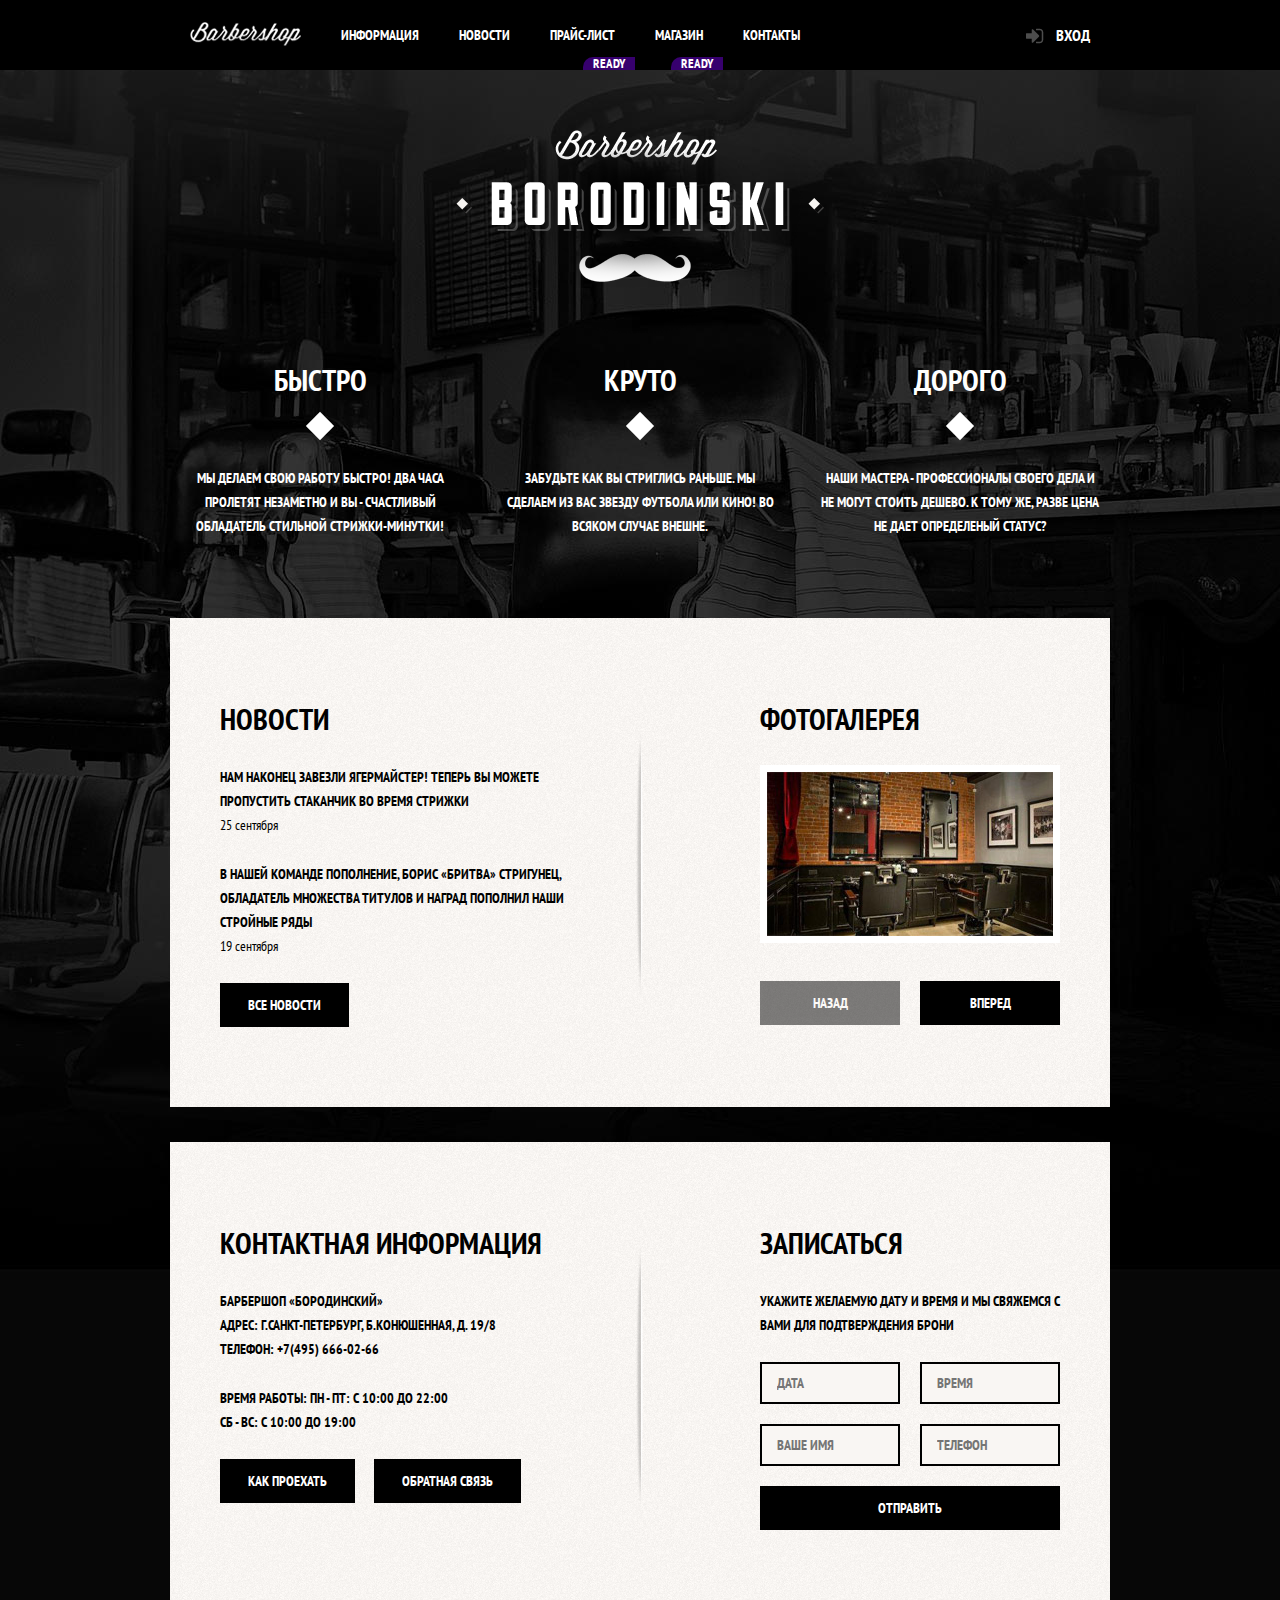
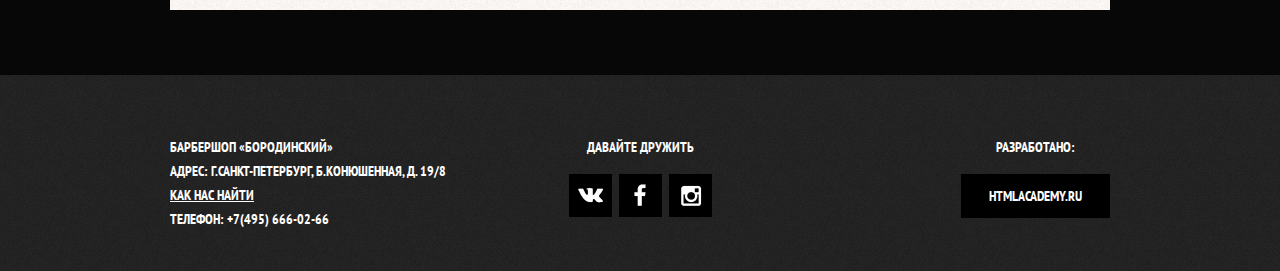
<file: index.html>
<!DOCTYPE html>
<html lang="ru">

<head>
  <meta charset="utf-8">
  <title>Barbershop</title>
  <link href="https://fonts.googleapis.com/css?family=PT+Sans+Narrow:400,700&amp;subset=cyrillic" rel="stylesheet">
  <link rel="stylesheet" href="css/normalize.css">
  <link rel="stylesheet" href="css/style.css">
  <link rel="javascript" type="text/javascript" href="js/javascript.js"> </head>

<body class="index">
  <header class="main-header">
    <div class=" container clearfix">
      <nav class="main-navigation">
        <ul>
          <li>
            <a class="inner-logo" href="index.html"><img src="img/inner-logo.png" alt="Барбершоп &laquo;Бородинский&raquo;" width="111" height="24"></a>
          </li>
          <li> <a href="#">Информация</a> </li>
          <li> <a href="#">Новости</a> </li>
          <li> <a class="nav-ready" href="barbershop-price.html">Прайс-лист</a> </li>
          <li> <a class="nav-ready" href="barbershop-shop.html">Магазин</a> </li>
          <li> <a href="#">Контакты</a> </li>
        </ul>
      </nav>
      <div class="user-block"> <a class="login" href="inner-login.html">Вход</a> </div>
    </div>
  </header>
  <main class="container">
    <div class="index-logo"> <img src="img/index-logo.png" width="368" height="204" alt="барбершоп &laquo;Бородинский&raquo;"> </div>
    <section class="features clearfix">
      <div class="features-item"> <b class="features-name">Быстро</b>
        <p>Мы делаем свою работу быстро! Два часа пролетят незаметно и вы - счастливый обладатель стильной стрижки-минутки!</p>
      </div>
      <div class="features-item"> <b class="features-name">Круто</b>
        <p>Забудьте как вы стриглись раньше. Мы сделаем из вас звезду футбола или кино! Во всяком случае внешне.</p>
      </div>
      <div class="features-item"> <b class="features-name">Дорого</b>
        <p>Наши мастера - профессионалы своего дела и не могут стоить дешево. К тому же, разве цена не дает определеный статус?</p>
      </div>
    </section>
    <div class="index-content clearfix">
      <div class="index-content-left">
        <h2 class="index-content-title">Новости</h2>
        <ul class="news-preview">
          <li>
            <p> Нам наконец завезли ягермайстер! Теперь Вы можете пропустить стаканчик во время стрижки </p>
            <time datetime="25-10-2017">25 сентября</time>
          </li>
          <li>
            <p> В нашей команде пополнение, Борис &laquo;Бритва&raquo; Стригунец, обладатель множества титулов и наград пополнил наши стройные ряды </p>
            <time datetime="19-10-2017">19 сентября</time>
          </li>
        </ul>
        <div> <a class="btn" href="#">Все новости</a> </div>
      </div>
      <div class="index-content-right">
        <h2 class="index-content-title">ФОТОГАЛЕРЕЯ</h2>
        <div class="gallery">
          <figure class="gallery-content">
            <a href="img/photo-1.jpg"><img src="img/photo-1.jpg" width="286" height="164" alt=""></a>
            <a href="img/photo-1.jpg"><img src="img/photo-1.jpg" width="286" height="164" alt=""></a>
            <a href="img/photo-1.jpg"><img src="img/photo-1.jpg" width="286" height="164" alt=""></a>
            <a href="img/photo-1.jpg"><img src="img/photo-1.jpg" width="286" height="164" alt=""></a>
            <a href="img/photo-1.jpg"><img src="img/photo-1.jpg" width="286" height="164" alt=""></a>
            <a href="img/photo-1.jpg"><img src="img/photo-1.jpg" width="286" height="164" alt=""></a>
            <a href="img/photo-1.jpg"><img src="img/photo-1.jpg" width="286" height="164" alt=""></a>
            <a href="img/photo-1.jpg"><img src="img/photo-1.jpg" width="286" height="164" alt=""></a>
            <a href="img/photo-1.jpg"><img src="img/photo-1.jpg" width="286" height="164" alt=""></a>
          </figure>
        </div>
      </div>
    </div>
    <div class="index-content clearfix">
      <div class="index-content-left">
        <h2 class="index-content-title">Контактная информация</h2>
        <p> Барбершоп &laquo;Бородинский&raquo;
          <br> Адрес: г.Санкт-Петербург, б.Конюшенная, д. 19/8
          <br> Телефон: +7(495) 666-02-66 </p>
        <p> Время работы: Пн - Пт: с 10:00 до 22:00
          <br> Сб - Вс: с 10:00 до 19:00 </p> <a class="btn show-map" href="inner-map.html">Как проехать</a> <a class="btn" href="#">Обратная связь</a> </div>
      <div class="index-content-right">
        <h2 class="index-content-title">Записаться</h2>
        <p> Укажите желаемую дату и время и мы свяжемся с вами для подтверждения брони </p>
        <form class="appointment-form" action="#" method="post">
          <input type="text" name="data" value="" placeholder="Дата">
          <input type="text" name="time" value="" placeholder="Время">
          <input type="text" name="name" value="" placeholder="Ваше имя">
          <input type="text" name="phone" value="" placeholder="Телефон">
          <button class="btn" type="submit">Отправить</button>
        </form>
      </div>
    </div>
  </main>
  <footer class="main-footer">
    <div class="container clearfix">
      <section class="footer-contacts"> Барбершоп &laquo;Бородинский&raquo;
        <br> Адрес: г.Санкт-Петербург, б.Конюшенная, д. 19/8
        <br> <a class="show-map" href="#">Как нас найти</a>
        <br> Телефон: +7(495) 666-02-66 </section>
      <section class="footer-social">
        <p>Давайте дружить</p> <a class="social-btn social-btn-vk" href="#">Вконтакте</a> <a class="social-btn social-btn-fb" href="#">Фейсбук</a> <a class="social-btn social-btn-inst" href="#">Инстаграм</a> </section>
      <section class="footer-copyright">
        <p>Разработано:</p> <a class="btn" href="#">htmlacademy.ru</a> </section>
    </div>
  </footer>
  <div class="modal-content">
    <button class="modal-content-close" type="button" title="Закрыть"></button>
    <h2 class="modal-content-title">Личный кабинет</h2>
    <p>Введите свой логин и пароль</p>
    <form class="login-form" action="#" method="post">
      <input class="icon-user" type="text" name="login" placeholder="Логин">
      <input class="icon-password" type="password" name="password" placeholder="пароль">
      <label class="login-checkbox">
        <input type="checkbox" name="remember"> <span class="checkbox-indicator"></span> Запомните меня </label> <a class="restore" href="#">Я забыл пароль!</a>
      <button class="btn" type="submit">Войти</button>
    </form>
  </div>
  <div class="modal-content-map">
    <button class="modal-content-close" type="button" title="Закрыть"></button>
    <div id="yandex-map"></div>
  </div>
  <div class="modal-overlay"></div>
  <script src="js/popuplogin.js"></script>
  <script src="js/map.js"></script>
  <script src="js/gallery.js"></script>
  <script type="text/javascript" charset="utf-8" async src="https://api-maps.yandex.ru/services/constructor/1.0/js/?sid=TxVPfBHPwJ90CmdjJANn_J_QlBurZMvR&amp;width=767&amp;height=560&amp;lang=ru_UA&amp;sourceType=constructor&amp;scroll=true&id=yandex-map"></script>
</body>

</html>
</file>
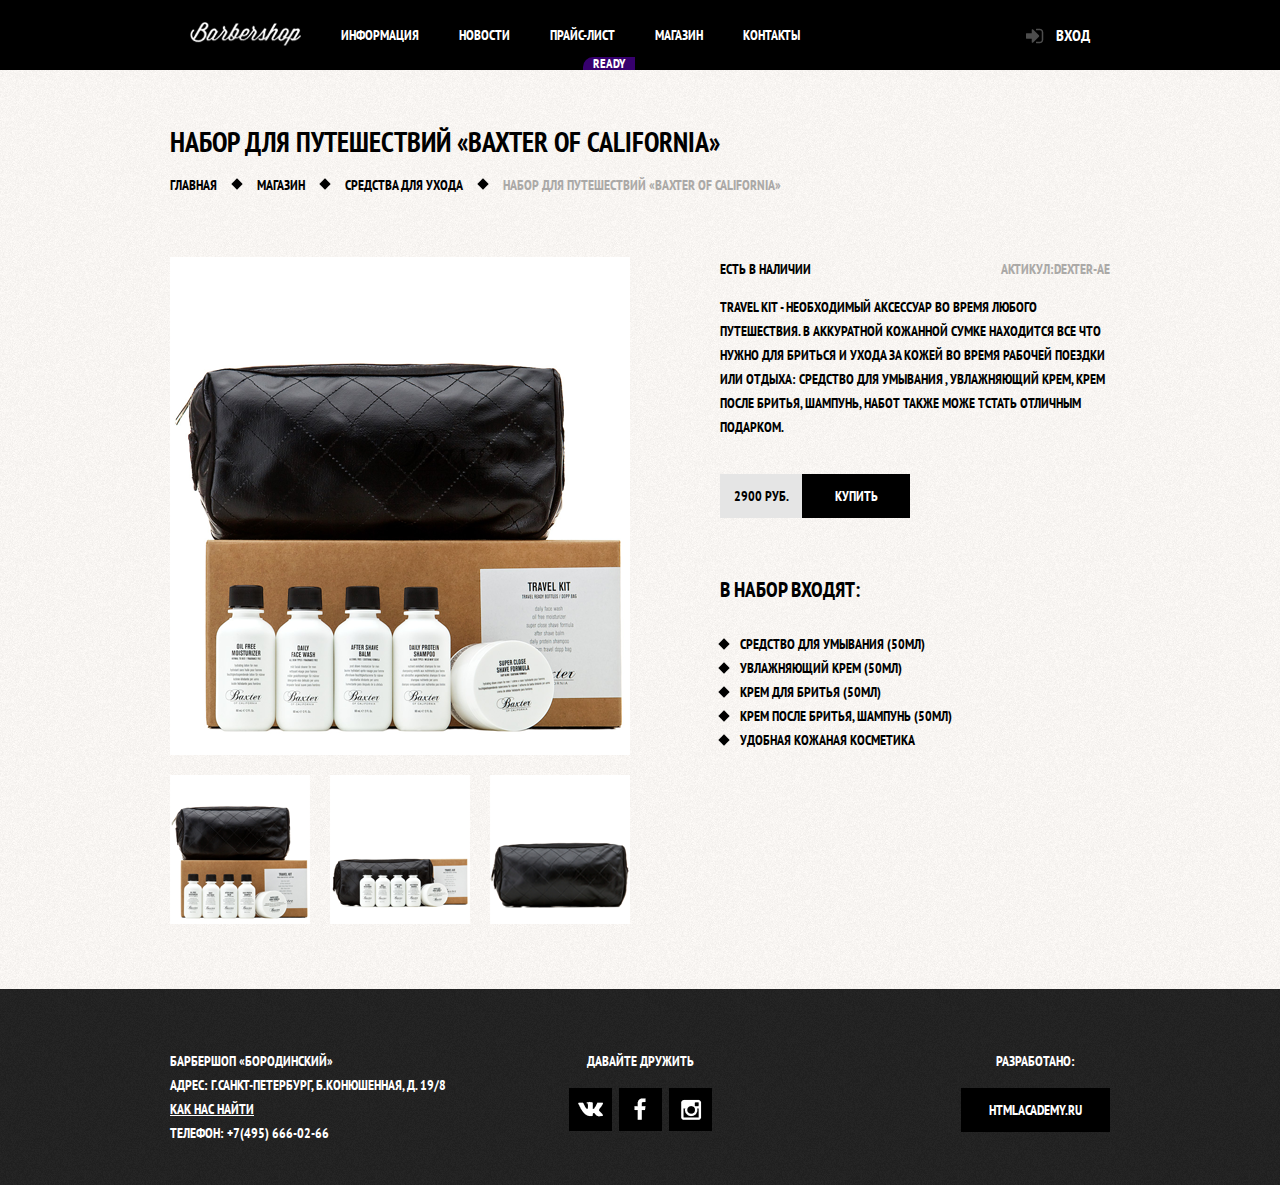
<file: barbershop-item.html>
<!DOCTYPE html>
<html lang="ru">

<head>
  <meta charset="utf-8">
  <title>Barbershop</title>
  <link href="https://fonts.googleapis.com/css?family=PT+Sans+Narrow:400,700&amp;subset=cyrillic" rel="stylesheet">
  <link rel="stylesheet" href="css/normalize.css">
  <link rel="stylesheet" href="css/style.css"> </head>

<body class="item">
  <header class="main-header">
    <div class="container clearfix">
      <nav class="main-navigation">
        <ul>
          <li>
            <a class="inner-logo" href="index.html"><img src="img/inner-logo.png" alt="Барбершоп &laquo;Бородинский&raquo;" width="111" height="24"></a>
          </li>
          <li> <a href="#">Информация</a> </li>
          <li> <a href="#">Новости</a> </li>
          <li> <a class="nav-ready" href="barbershop-price.html">Прайс-лист</a> </li>
          <li> <a href="barbershop-shop.html">Магазин</a> </li>
          <li> <a href="#">Контакты</a> </li>
        </ul>
      </nav>
      <div class="user-block"> <a class="login" href="login.html">Вход</a> </div>
    </div>
  </header>
  <main class="container clearfix">
    <div class="inner-page-title">
      <h1>Набор для путешествий &laquo;Baxter Of California&raquo;</h1>
      <ul class="breadcrumbs">
        <li><a href="index.html">Главная</a></li>
        <li><a href="barbershop-shop.html">Магазин</a></li>
        <li><a href="barbershop-shop.html">Средства для ухода</a></li>
        <li class="current">Набор для путешествий &laquo;Baxter Of California&raquo;</li>
      </ul>
    </div>
    <section class="gallery">
      <div class="bigger-img"><a href="#"><img src="img/item/big-item.png" width="460" height="498" alt="Набор для путешествий «Baxter Of California»"></a></div>
      <div class="list-img">
        <div class="smaller-img"><a href="#"><img src="img/item/small-item-1.png" width="140" height="149" alt="Набор для путешествий «Baxter Of California»"></a></div>
        <div class="smaller-img"><a href="#"><img src="img/item/small-item-2.png" width="140" height="149" alt="Набор для путешествий «Baxter Of California»"></a></div>
        <div class="smaller-img"><a href="#"><img src="img/item/small-item-3.png" width="140" height="149" alt="Набор для путешествий «Baxter Of California»"></a></div>
      </div>
    </section>
    <div class="description-custom-list">
      <section class="description"> <b>Есть в наличии</b> <b class="right-description-title">Актикул:Dexter-AE</b>
        <p class="p-description">Travel Kit - необходимый аксессуар во время любого путешествия. В аккуратной кожанной сумке находится все что нужно для бриться и ухода за кожей во время рабочей поездки или отдыха: средство для умывания , увлажняющий крем, крем после бритья, шампунь, набот также може тстать отличным подарком.</p>
        <div class="price-buy"> <span class="price">2900 руб.</span> <a href="#" class="btn buy">Купить</a></div>
      </section>
      <section class="custom-list"> <h2>В набор входят:</h2>
        <ul>
          <li>Средство для умывания (50мл)</li>
          <li>Увлажняющий крем (50мл)</li>
          <li>Крем для бритья (50мл)</li>
          <li>Крем после бритья, шампунь (50мл)</li>
          <li>Удобная кожаная косметика</li>
        </ul>
      </section>
    </div>
  </main>
  <footer class="main-footer clearfix">
    <div class="container">
      <section class="footer-contacts"> Барбершоп &laquo;Бородинский&raquo;
        <br> Адрес: г.Санкт-Петербург, б.Конюшенная, д. 19/8
        <br> <a class="show-map" href="#">Как нас найти</a>
        <br> Телефон: +7(495) 666-02-66 </section>
      <section class="footer-social">
        <p>Давайте дружить</p> <a class="social-btn social-btn-vk" href="#">Вконтакте</a> <a class="social-btn social-btn-fb" href="#">Фейсбук</a> <a class="social-btn social-btn-inst" href="#">Инстаграм</a> </section>
      <section class="footer-copyright">
        <p>Разработано:</p> <a class="btn" href="#">htmlacademy.ru</a> </section>
    </div>
  </footer>
  <div class="modal-content">
    <button class="modal-content-close" type="button" title="Закрыть"></button>
    <h2 class="modal-content-title">Личный кабинет</h2>
    <p>Введите свой логин и пароль</p>
    <form class="login-form" action="#" method="post">
      <input class="icon-user" type="text" name="login" placeholder="Логин">
      <input class="icon-password" type="password" name="password" placeholder="пароль">
      <label class="login-checkbox">
        <input type="checkbox" name="remember"> <span class="checkbox-indicator"></span> Запомните меня </label> <a class="restore" href="#">Я забыл пароль!</a>
      <button class="btn" type="submit">Войти</button>
    </form>
  </div>
  <div class="modal-content-map">
    <button class="modal-content-close" type="button" title="Закрыть">Закрыть</button>
    <div id="yandex-map"></div>
  </div>
  <div class="modal-overlay"></div>
  <script src="js/popuplogin.js"></script>
  <script src="js/map.js"></script>
  <script type="text/javascript" charset="utf-8" async src="https://api-maps.yandex.ru/services/constructor/1.0/js/?sid=TxVPfBHPwJ90CmdjJANn_J_QlBurZMvR&amp;width=767&amp;height=560&amp;lang=ru_UA&amp;sourceType=constructor&amp;scroll=true&id=yandex-map"></script>
</body>

</html>
</file>
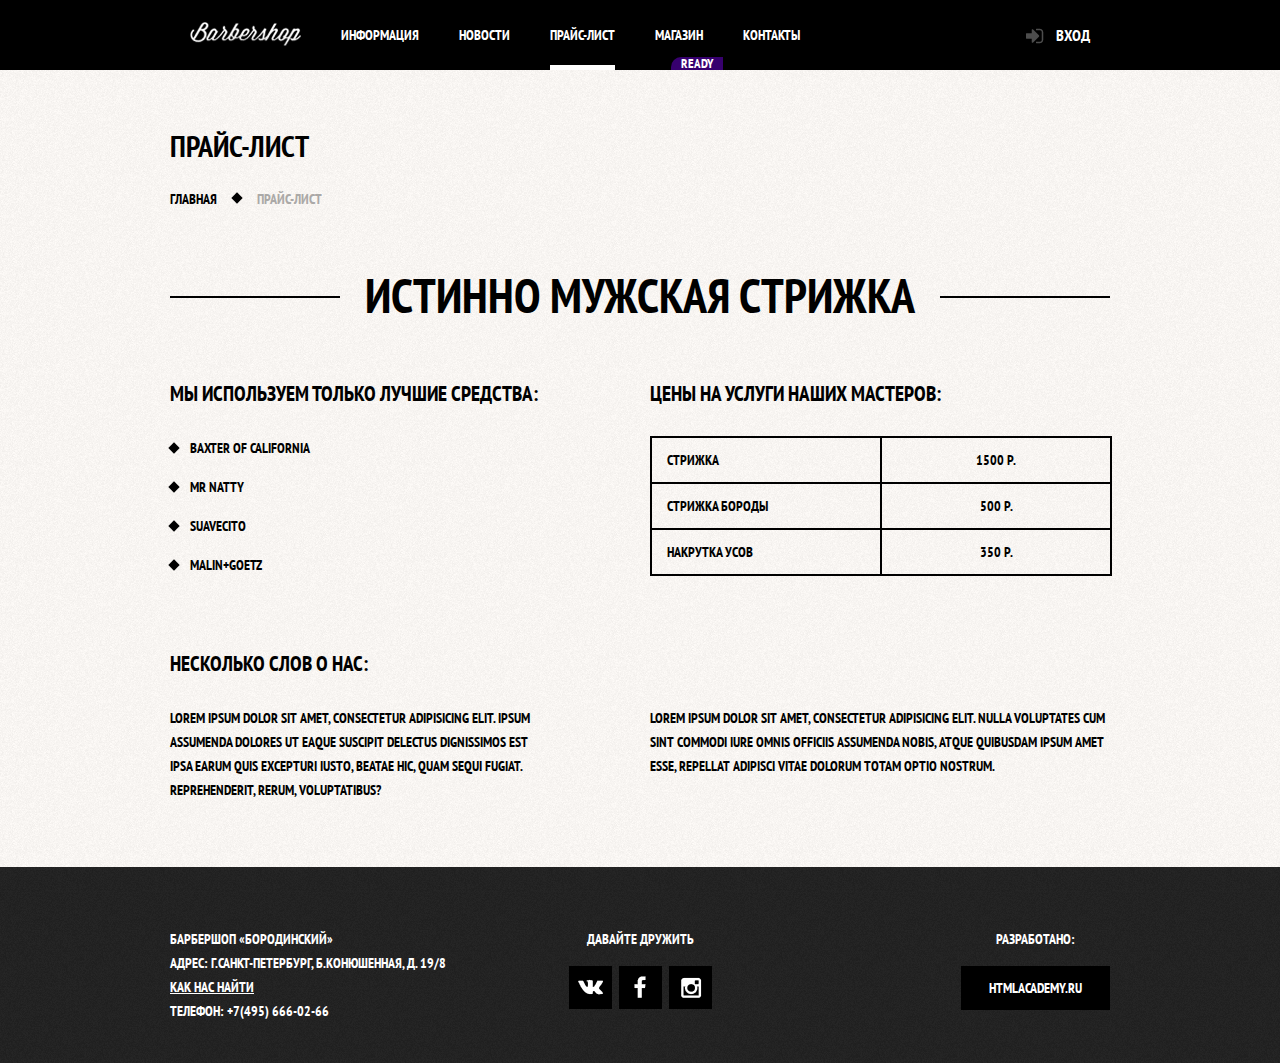
<file: barbershop-price.html>
<!DOCTYPE html>
<html lang="ru">

<head>
  <meta charset="utf-8">
  <title>Barbershop</title>
  <link href="https://fonts.googleapis.com/css?family=PT+Sans+Narrow:400,700&amp;subset=cyrillic" rel="stylesheet">
  <link rel="stylesheet" href="css/normalize.css">
  <link rel="stylesheet" href="css/style.css"> </head>

<body class="price-page">
  <header class="main-header">
    <div class="container clearfix">
      <nav class="main-navigation">
        <a class="inner-logo" href="index.html"><img src="img/inner-logo.png" alt="Барбершоп &laquo;Бородинский&raquo;" width="111" height="24"></a>
        <ul>
          <li> <a href="#">Информация</a> </li>
          <li> <a href="#">Новости</a> </li>
          <li class="active"> <span>Прайс-лист</span> </li>
          <li> <a class="nav-ready" href="barbershop-shop.html">Магазин</a> </li>
          <li> <a href="#">Контакты</a> </li>
        </ul>
      </nav>
      <div class="user-block"> <a class="login" href="login.html">Вход</a> </div>
    </div>
  </header>
  <main class="container">
    <div class="price-content-title">
      <h1>Прайс-лист</h1>
      <ul class="breadcrumbs">
        <li><a href="index.html">Главная</a></li>
        <li class="current">Прайс-лист</li>
      </ul>
    </div>
    <div class="big-header">
      <h2>Истинно мужская стрижка</h2> </div>
    <div class="price-columns clearfix">
      <div class="price-column-left">
        <h2>Мы используем только лучшие средства:</h2>
        <ul class="custom-list">
          <li>Baxter Of California</li>
          <li>Mr Natty</li>
          <li>Suavecito</li>
          <li>Malin+Goetz</li>
        </ul>
      </div>
      <div class="price-column-right">
        <h2>Цены на услуги наших мастеров:</h2>
        <div class="prices-table">
          <ul>
            <li>Стрижка</li>
            <li>1500 р.</li>
          </ul>
          <ul>
            <li>Стрижка бороды</li>
            <li>500 р.</li>
          </ul>
          <ul>
            <li>Накрутка усов</li>
            <li>350 р.</li>
          </ul>
        </div>
      </div>
    </div>
    <div class="price-columns clearfix">
      <h2>Несколько слов о нас:</h2>
      <div class="price-column-left">
        <p class="short-text">Lorem ipsum dolor sit amet, consectetur adipisicing elit. Ipsum assumenda dolores ut eaque suscipit delectus dignissimos est ipsa earum quis excepturi iusto, beatae hic, quam sequi fugiat. Reprehenderit, rerum, voluptatibus?</p>
      </div>
      <div class="price-column-right">
        <p>Lorem ipsum dolor sit amet, consectetur adipisicing elit. Nulla voluptates cum sint commodi iure omnis officiis assumenda nobis, atque quibusdam ipsum amet esse, repellat adipisci vitae dolorum totam optio nostrum.</p>
      </div>
    </div>
  </main>
  <footer class="main-footer clearfix">
    <div class="container">
      <section class="footer-contacts"> Барбершоп &laquo;Бородинский&raquo;
        <br> Адрес: г.Санкт-Петербург, б.Конюшенная, д. 19/8
        <br> <a class="show-map" href="#">Как нас найти</a>
        <br> Телефон: +7(495) 666-02-66 </section>
      <section class="footer-social">
        <p>Давайте дружить</p> <a class="social-btn social-btn-vk" href="#">Вконтакте</a> <a class="social-btn social-btn-fb" href="#">Фейсбук</a> <a class="social-btn social-btn-inst" href="#">Инстаграм</a> </section>
      <section class="footer-copyright">
        <p>Разработано:</p> <a class="btn" href="#">htmlacademy.ru</a> </section>
    </div>
  </footer>
  <div class="modal-content">
    <button class="modal-content-close" type="button" title="Закрыть"></button>
    <h2 class="modal-content-title">Личный кабинет</h2>
    <p>Введите свой логин и пароль</p>
    <form class="login-form" action="#" method="post">
      <input class="icon-user" type="text" name="login" placeholder="Логин">
      <input class="icon-password" type="password" name="password" placeholder="пароль">
      <label class="login-checkbox">
        <input type="checkbox" name="remember"> <span class="checkbox-indicator"></span> Запомните меня </label> <a class="restore" href="#">Я забыл пароль!</a>
      <button class="btn" type="submit">Войти</button>
    </form>
  </div>
  <div class="modal-content-map">
    <button class="modal-content-close" type="button" title="Закрыть">Закрыть</button>
    <div id="yandex-map"></div>
  </div>
  <div class="modal-overlay"></div>
  <script src="js/popuplogin.js"></script>
  <script src="js/map.js"></script>
  <script type="text/javascript" charset="utf-8" async src="https://api-maps.yandex.ru/services/constructor/1.0/js/?sid=TxVPfBHPwJ90CmdjJANn_J_QlBurZMvR&amp;width=767&amp;height=560&amp;lang=ru_UA&amp;sourceType=constructor&amp;scroll=true&id=yandex-map"></script>
</body>

</html>
</file>
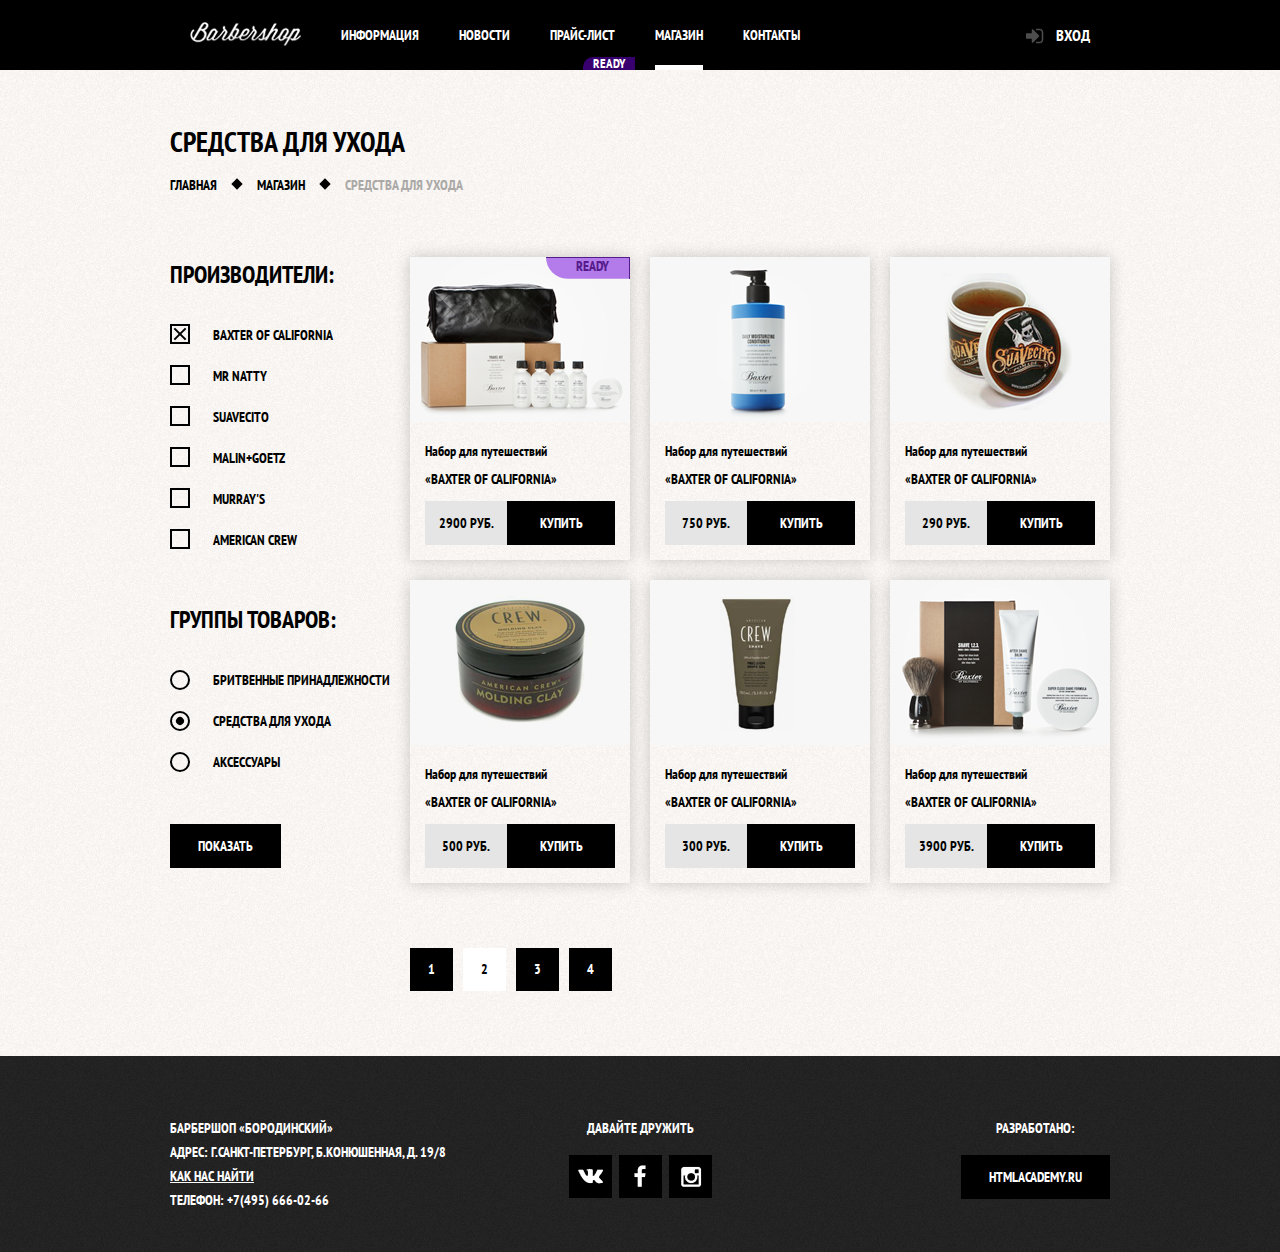
<file: barbershop-shop.html>
<!DOCTYPE html>
<html lang="ru">

<head>
  <meta charset="utf-8">
  <title>Barbershop</title>
  <link href="https://fonts.googleapis.com/css?family=PT+Sans+Narrow:400,700&amp;subset=cyrillic" rel="stylesheet">
  <link rel="stylesheet" href="css/normalize.css">
  <link rel="stylesheet" href="css/style.css"> </head>

<body class="shop-page">
  <header class="main-header">
    <div class="container clearfix">
      <nav class="main-navigation">
        <ul>
          <li>
            <a class="inner-logo" href="index.html"><img src="img/inner-logo.png" alt="Барбершоп &laquo;Бородинский&raquo;" width="111" height="24"></a>
          </li>
          <li> <a href="#">Информация</a> </li>
          <li> <a href="#">Новости</a> </li>
          <li> <a class="nav-ready" href="barbershop-price.html">Прайс-лист</a> </li>
          <li class="active"> <span>Магазин</span> </li>
          <li> <a href="#">Контакты</a> </li>
        </ul>
      </nav>
      <div class="user-block"> <a class="login" href="login.html">Вход</a> </div>
    </div>
  </header>
  <main class="container clearfix">
    <div class="inner-page-title">
      <h1 class="page-title">Средства для ухода</h1>
      <ul class="breadcrumbs">
        <li><a href="index.html">Главная</a></li>
        <li><a href="#">Магазин</a></li>
        <li class="current">Средства для ухода</li>
      </ul>
    </div>
    <div class="shop-content">
      <form class="choise" action="#" method="post">
        <legend>Производители:</legend>
        <ul class="company">
          <li>
            <input id="check1" type="checkbox" name="baxter-of-california" checked>
            <label for="check1"><span class="checkbox-indicator"></span>Baxter Of California</label>
          </li>
          <li>
            <input id="check2" type="checkbox" name="mr-natty">
            <label for="check2"><span class="checkbox-indicator"></span>Mr Natty</label>
          </li>
          <li>
            <input id="check3" type="checkbox" name="suavecito">
            <label for="check3"><span class="checkbox-indicator"></span>Suavecito</label>
          </li>
          <li>
            <input id="check4" type="checkbox" name="malin+goetz">
            <label for="check4"><span class="checkbox-indicator"></span>Malin+Goetz</label>
          </li>
          <li>
            <input id="check5" type="checkbox" name="murrays">
            <label for="check5"><span class="checkbox-indicator"></span>Murray's</label>
          </li>
          <li>
            <input id="check6" type="checkbox" name="american-crew">
            <label for="check6"><span class="checkbox-indicator"></span>American Crew</label>
          </li>
        </ul>
        <legend>Группы товаров:</legend>
        <ul class="group">
          <li>
            <input id="radio1" type="radio" name="product-groups" value="p1">
            <label for="radio1"><span class="radio-indicator"></span>Бритвенные принадлежности</label>
          </li>
          <li>
            <input id="radio2" type="radio" name="product-groups" value="p2" checked>
            <label for="radio2"><span class="radio-indicator"></span>Средства для ухода</label>
          </li>
          <li>
            <input id="radio3" type="radio" name="product-groups" value="p3">
            <label for="radio3"><span class="radio-indicator"></span>Аксессуары</label>
          </li>
        </ul>
        <button class="btn" type="submit">Показать</button>
      </form>
      <div class="catalog">
        <div class="shop-item">
       <a class="read-more" href="barbershop-item.html"></a>
          <div class="shop-img"><img src="img/shop/Layer%2038.png" alt="Baxter Of California" width="220" height="165"></div>
          <div class="categoty-title">
           <a href="barbershop-item.html">
            <p class="category">Набор для путешествий</p>
            <p class="title">&laquo;Baxter Of California&raquo;</p>
           </a>
          </div>
          <div class="price-buy"> <span class="price">2900 руб.</span> <a class="btn buy" href="barbershop-item.html">Купить</a> </div>
        </div>
        <div class="shop-item">
          <div class="shop-img"><img src="img/shop/Layer%2030.png" alt="Mr Natty" width="220" height="165"></div>
          <div class="categoty-title">
           <a href="#">
            <p class="category">Набор для путешествий</p>
            <p class="title">&laquo;Baxter Of California&raquo;</p>
           </a>
          </div>
          <div class="price-buy"> <span class="price">750 руб.</span> <a href="#" class="btn buy">Купить</a> </div>
        </div>
        <div class="shop-item">
          <div class="shop-img"><img src="img/shop/Layer%2039.png" alt="Suavecito" width="220" height="165"></div>
          <div class="categoty-title">
           <a href="#">
            <p class="category">Набор для путешествий</p>
            <p class="title">&laquo;Baxter Of California&raquo;</p>
           </a>
          </div>
          <div  class="price-buy"> <span class="price">290 руб.</span> <a href="#" class="btn buy">Купить</a> </div>
        </div>
        <div class="shop-item">
          <div class="shop-img"><img src="img/shop/Layer%2032.png" alt="Malin+Goetz" width="220" height="165"></div>
          <div class="categoty-title">
           <a href="#">
            <p class="category">Набор для путешествий</p>
            <p class="title">&laquo;Baxter Of California&raquo;</p>
           </a>
          </div>
          <div class="price-buy"> <span class="price">500 руб.</span> <a href="#" class="btn buy">Купить</a> </div>
        </div>
        <div class="shop-item">
          <div class="shop-img"><img src="img/shop/Layer%2033.png" alt="Murray's" width="220" height="165"></div>
          <div class="categoty-title">
           <a href="#">
            <p class="category">Набор для путешествий</p>
            <p class="title">&laquo;Baxter Of California&raquo;</p>
           </a>
          </div>
          <div class="price-buy"> <span class="price">300 руб.</span> <a href="#" class="btn buy">Купить</a> </div>
        </div>
        <div class="shop-item">
          <div class="shop-img"><img src="img/shop/Layer%2042.png" alt="American Crew" width="220" height="165"></div>
          <div class="categoty-title">
           <a href="#">
            <p class="category">Набор для путешествий</p>
            <p class="title">&laquo;Baxter Of California&raquo;</p>
           </a>
          </div>
          <div class="price-buy"> <span class="price">3900 руб.</span> <a href="#" class="btn buy">Купить</a> </div>
        </div>
        <div class="pagination">
          <ul>
            <li><a class="btn" href="#">1</a></li>
            <li class="btn active">2</li>
            <li><a class="btn" href="#">3</a></li>
            <li><a class="btn" href="#">4</a></li>
          </ul>
        </div>
      </div>
    </div>
  </main>
  <footer class="main-footer clearfix">
    <div class="container">
      <section class="footer-contacts"> Барбершоп &laquo;Бородинский&raquo;
        <br> Адрес: г.Санкт-Петербург, б.Конюшенная, д. 19/8
        <br> <a class="show-map" href="#">Как нас найти</a>
        <br> Телефон: +7(495) 666-02-66 </section>
      <section class="footer-social">
        <p>Давайте дружить</p> <a class="social-btn social-btn-vk" href="#">Вконтакте</a> <a class="social-btn social-btn-fb" href="#">Фейсбук</a> <a class="social-btn social-btn-inst" href="#">Инстаграм</a> </section>
      <section class="footer-copyright">
        <p>Разработано:</p> <a class="btn" href="#">htmlacademy.ru</a> </section>
    </div>
  </footer>
  <div class="modal-content">
    <button class="modal-content-close" type="button" title="Закрыть"></button>
    <h2 class="modal-content-title">Личный кабинет</h2>
    <p>Введите свой логин и пароль</p>
    <form class="login-form" action="#" method="post">
      <input class="icon-user" type="text" name="login" placeholder="Логин">
      <input class="icon-password" type="password" name="password" placeholder="пароль">
      <label class="login-checkbox">
        <input type="checkbox" name="remember"> <span class="checkbox-indicator"></span> Запомните меня </label> <a class="restore" href="#">Я забыл пароль!</a>
      <button class="btn" type="submit">Войти</button>
    </form>
  </div>
  <div class="modal-content-map">
    <button class="modal-content-close" type="button" title="Закрыть">Закрыть</button>
    <div id="yandex-map"></div>
  </div>
  <div class="modal-overlay"></div>
  <script src="js/popuplogin.js"></script>
  <script src="js/map.js"></script>
  <script type="text/javascript" charset="utf-8" async src="https://api-maps.yandex.ru/services/constructor/1.0/js/?sid=TxVPfBHPwJ90CmdjJANn_J_QlBurZMvR&amp;width=767&amp;height=560&amp;lang=ru_UA&amp;sourceType=constructor&amp;scroll=true&id=yandex-map"></script>
</body>

</html>
</file>
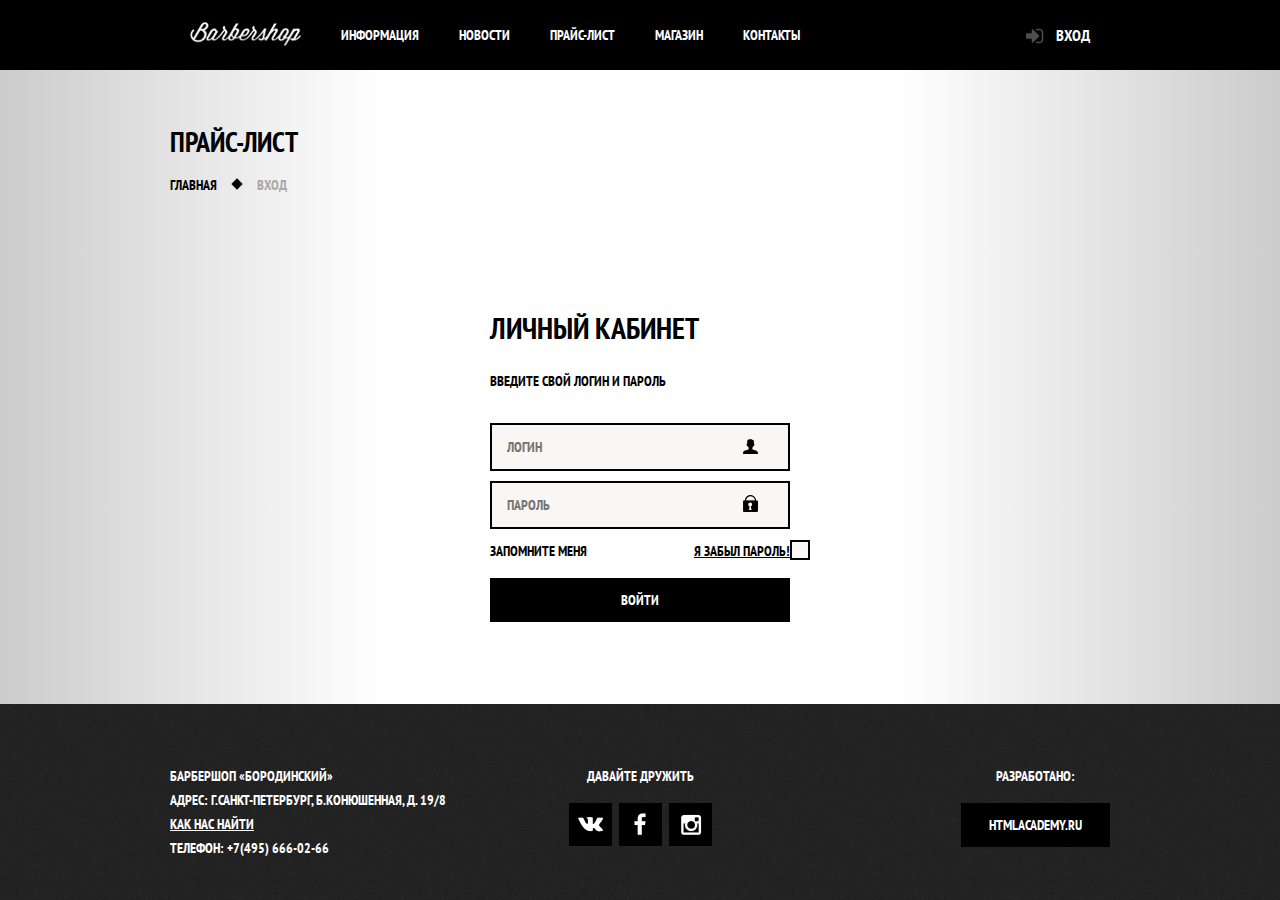
<file: inner-login.html>
<!DOCTYPE html>
<html lang="ru">

<head>
  <meta charset="utf-8">
  <title>Barbershop</title>
  <link href="https://fonts.googleapis.com/css?family=PT+Sans+Narrow:400,700&amp;subset=cyrillic" rel="stylesheet">
  <link rel="stylesheet" href="css/normalize.css">
  <link rel="stylesheet" href="css/style.css">
  <link rel="javascript" type="text/javascript" href="js/javascript.js"> </head>

<body class="inner-login">
  <header class="main-header">
    <div class="container clearfix">
      <nav class="main-navigation">
        <ul>
          <li>
            <a class="inner-logo" href="index.html"><img src="img/inner-logo.png" alt="Барбершоп &laquo;Бородинский&raquo;" width="111" height="24"></a>
          </li>
          <li> <a href="#">Информация</a> </li>
          <li> <a href="#">Новости</a> </li>
          <li> <a href="barbershop-price.html">Прайс-лист</a> </li>
          <li> <a href="#">Магазин</a> </li>
          <li> <a href="#">Контакты</a> </li>
        </ul>
      </nav>
      <div class="user-block"> <a class="login" href="login.html">Вход</a> </div>
    </div>
  </header>
  <main class="container">

    <div class="inner-content-title">
      <h1>Прайс-лист</h1>
      <ul class="breadcrumbs">
        <li><a href="index.html">Главная</a></li>
        <li class="current">Вход</li>
      </ul>
    </div>
    <div class="modal-content clearfix">
      <button class="modal-content-close" type="button" title="Закрыть"></button>
      <h2 class="modal-content-title">Личный кабинет</h2>
      <p>Введите свой логин и пароль</p>
      <form class="login-form" action="#" method="post">
        <input class="icon-user" type="text" name="login" placeholder="Логин">
        <input class="icon-password" type="password" name="password" placeholder="пароль">
        <label class="login-checkbox">
          <input type="checkbox" name="remember"> <span class="checkbox-indicator"></span> Запомните меня </label> <a class="restore" href="#">Я забыл пароль!</a>
        <button class="btn" type="submit">Войти</button>
      </form>
    </div>
  </main>
  <footer class="main-footer clearfix">
    <div class="container">
      <section class="footer-contacts"> Барбершоп &laquo;Бородинский&raquo;
        <br> Адрес: г.Санкт-Петербург, б.Конюшенная, д. 19/8
        <br> <a class="show-map" href="#">Как нас найти</a>
        <br> Телефон: +7(495) 666-02-66 </section>
      <section class="footer-social">
        <p>Давайте дружить</p> <a class="social-btn social-btn-vk" href="#">Вконтакте</a> <a class="social-btn social-btn-fb" href="#">Фейсбук</a> <a class="social-btn social-btn-inst" href="#">Инстаграм</a> </section>
      <section class="footer-copyright">
        <p>Разработано:</p> <a class="btn" href="#">htmlacademy.ru</a> </section>
    </div>
  </footer>
</body>

</html>
</file>
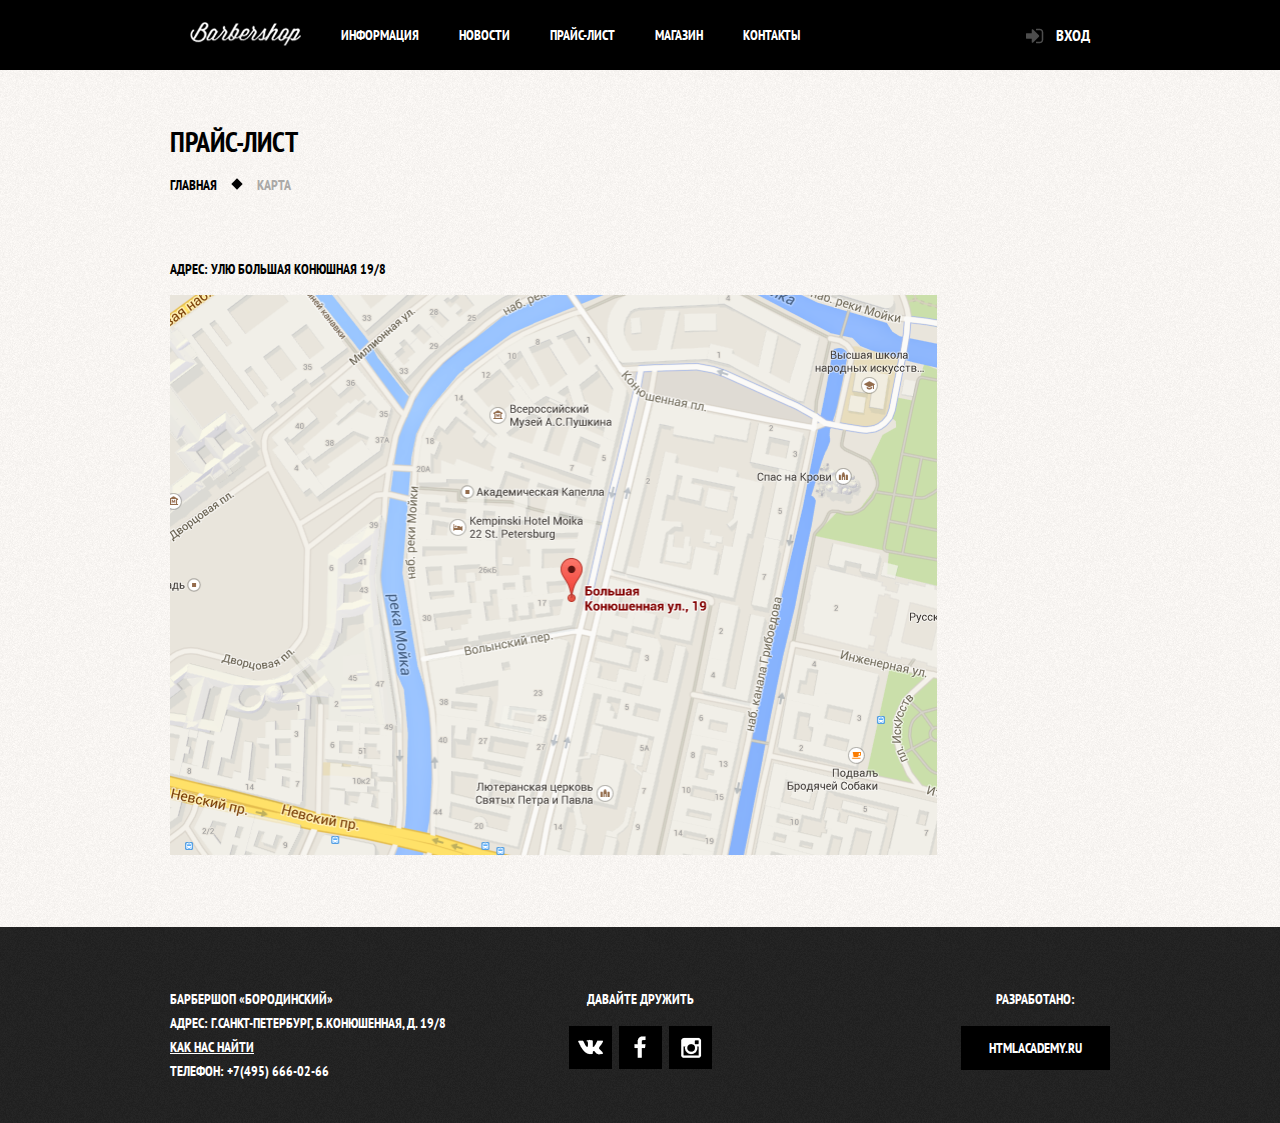
<file: inner-map.html>
<!DOCTYPE html>
<html lang="ru">

<head>
  <meta charset="utf-8">
  <title>Barbershop</title>
  <link href="https://fonts.googleapis.com/css?family=PT+Sans+Narrow:400,700&amp;subset=cyrillic" rel="stylesheet">
  <link rel="stylesheet" href="css/normalize.css">
  <link rel="stylesheet" href="css/style.css">
  <link rel="javascript" type="text/javascript" href="js/javascript.js"> </head>

<body class="inner-map">
  <header class="main-header">
    <div class="container clearfix">
      <nav class="main-navigation">
        <ul>
          <li>
            <a class="inner-logo" href="index.html"><img src="img/inner-logo.png" alt="Барбершоп &laquo;Бородинский&raquo;" width="111" height="24"></a>
          </li>
          <li> <a href="#">Информация</a> </li>
          <li> <a href="#">Новости</a> </li>
          <li> <a href="barbershop-price.html">Прайс-лист</a> </li>
          <li> <a href="#">Магазин</a> </li>
          <li> <a href="#">Контакты</a> </li>
        </ul>
      </nav>
      <div class="user-block"> <a class="login" href="login.html">Вход</a> </div>
    </div>
  </header>
  <main class="container">
    <div class="inner-content-title">
      <h1>Прайс-лист</h1>
      <ul class="breadcrumbs">
        <li><a href="index.html">Главная</a></li>
        <li class="current">Карта</li>
      </ul>
    </div>
    <p>Адрес: улю Большая Конюшная 19/8</p>
    <p><img src="img/yandex-map.png" width="767" height="560" alt="Карта проезда"></p>
  </main>
  <footer class="main-footer clearfix">
    <div class="container">
      <section class="footer-contacts"> Барбершоп &laquo;Бородинский&raquo;
        <br> Адрес: г.Санкт-Петербург, б.Конюшенная, д. 19/8
        <br> <a class="show-map" href="#">Как нас найти</a>
        <br> Телефон: +7(495) 666-02-66 </section>
      <section class="footer-social">
        <p>Давайте дружить</p> <a class="social-btn social-btn-vk" href="#">Вконтакте</a> <a class="social-btn social-btn-fb" href="#">Фейсбук</a> <a class="social-btn social-btn-inst" href="#">Инстаграм</a> </section>
      <section class="footer-copyright">
        <p>Разработано:</p> <a class="btn" href="#">htmlacademy.ru</a> </section>
    </div>
  </footer>
</body>

</html>
</file>
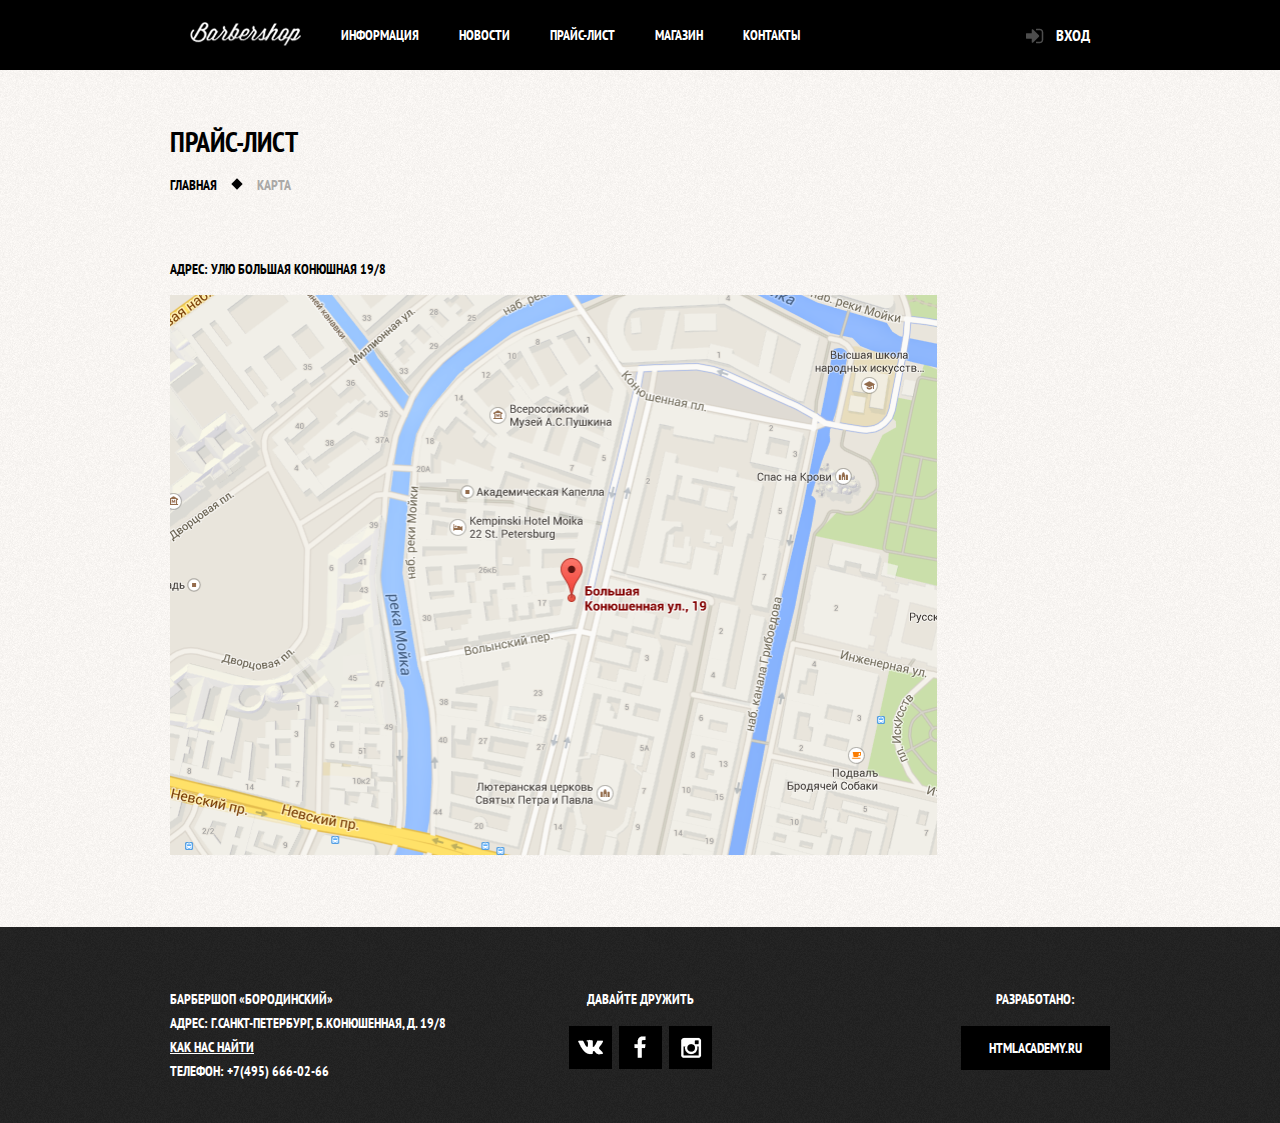
<file: map.html>
<!DOCTYPE html>
<html lang="ru">

<head>
  <meta charset="utf-8">
  <title>Barbershop</title>
  <link href="https://fonts.googleapis.com/css?family=PT+Sans+Narrow:400,700&amp;subset=cyrillic" rel="stylesheet">
  <link rel="stylesheet" href="css/normalize.css">
  <link rel="stylesheet" href="css/style.css">
  <link rel="javascript" type="text/javascript" href="js/javascript.js"> </head>

<body class="inner-map">
  <header class="main-header">
    <div class="container clearfix">
      <nav class="main-navigation">
        <ul>
          <li>
            <a class="inner-logo" href="index.html"><img src="img/inner-logo.png" alt="Барбершоп &laquo;Бородинский&raquo;" width="111" height="24"></a>
          </li>
          <li> <a href="#">Информация</a> </li>
          <li> <a href="#">Новости</a> </li>
          <li> <a href="barbershop-price.html">Прайс-лист</a> </li>
          <li> <a href="#">Магазин</a> </li>
          <li> <a href="#">Контакты</a> </li>
        </ul>
      </nav>
      <div class="user-block"> <a class="login" href="login.html">Вход</a> </div>
    </div>
  </header>
  <main class="container">
    <div class="inner-content-title">
      <h1>Прайс-лист</h1>
      <ul class="breadcrumbs">
        <li><a href="index.html">Главная</a></li>
        <li class="current">Карта</li>
      </ul>
    </div>
    <p>Адрес: улю Большая Конюшная 19/8</p>
    <p><img src="/img/yandex-map.png" width="767" height="560" alt="Карта проезда"></p>
  </main>
  <footer class="main-footer clearfix">
    <div class="container">
      <section class="footer-contacts"> Барбершоп &laquo;Бородинский&raquo;
        <br> Адрес: г.Санкт-Петербург, б.Конюшенная, д. 19/8
        <br> <a class="show-map" href="#">Как нас найти</a>
        <br> Телефон: +7(495) 666-02-66 </section>
      <section class="footer-social">
        <p>Давайте дружить</p> <a class="social-btn social-btn-vk" href="#">Вконтакте</a> <a class="social-btn social-btn-fb" href="#">Фейсбук</a> <a class="social-btn social-btn-inst" href="#">Инстаграм</a> </section>
      <section class="footer-copyright">
        <p>Разработано:</p> <a class="btn" href="#">htmlacademy.ru</a> </section>
    </div>
  </footer>
</body>

</html>
</file>
<file: css/style.css>
html,
body {
  margin: 0;
  padding: 0;
  min-width: 960px;
  background: #000000 url("../img/bg-index.jpg") no-repeat 50% 0;
  color: #ffffff;
  text-transform: uppercase;
  font-weight: 700;
  font-size: 14px;
  font-family: "PT Sans Narrow", "Arial", sans-serif;
  line-height: 24px;
}

img {
  max-width: 100%;
  height: auto;
}

.price-page,
.inner-login,
.inner-map,
.shop-page,
.item {
  background: #f8f5f2 url("../img/bg-index-content.png");
  color: #000;
}

.price-content-title h1 {
  margin: 0;
  padding: 0;
  padding-bottom: 20px;
  font-size: 30px;
  line-height: 42px;
}

.breadcrumbs {
  margin: 0;
  margin-bottom: 55px;
  padding: 0;
  list-style: none;
  font-size: 0;
}

.breadcrumbs li {
  position: relative;
  display: inline;
  padding-right: 40px;
  font-size: 14px;
}

.breadcrumbs a {
  color: #000;
  text-decoration: none;
}

.breadcrumbs a:hover {
  text-decoration: underline;
}

.current {
  color: #aba9a7;
}

.breadcrumbs li::after {
  position: absolute;
  top: 4px;
  right: 16px;
  width: 8px;
  height: 8px;
  background: #000;
  content: "";
  -webkit-transform: rotate(45deg);
  transform: rotate(45deg);
}

.breadcrumbs .current::after {
  display: none;
}

h2 {
  margin-top: 60px;
  margin-bottom: 30px;
}

h2 + h3 {
  margin-top: 30px;
}

p {
  margin: 14px 0;
}

.big-header {
  margin-top: 45px;
  margin-bottom: 60px;
  text-align: center;
}

.big-header::after {
  position: relative;
  bottom: 24px;
  z-index: 1;
  display: block;
  border-bottom: 2px solid #000000;
  content: "";
}

.big-header h2 {
  position: relative;
  z-index: 2;
  display: inline;
  margin: 0;
  padding: 0 25px;
  background: #f8f5f2 url("../img/bg-index-content.png") repeat;
  font-size: 48px;
  line-height: 48px;
}

.custom-list {
  padding: 0;
  list-style: none;
}

.custom-list li {
  position: relative;
  padding-bottom: 15px;
  padding-left: 20px;
}

.custom-list li::before {
  position: absolute;
  top: 8px;
  left: 0;
  width: 8px;
  height: 8px;
  background-color: #000000;
  content: "";
  -webkit-transform: rotate(45deg);
  transform: rotate(45deg);
}

.prices-table {
  display: table;
  width: 100%;
  border-collapse: collapse;
}

.prices-table ul {
  display: table-row;
}

.prices-table li {
  display: table-cell;
  padding: 10px 15px;
  width: 50%;
  border: 2px solid #000;
  vertical-align: middle;
}

.prices-table li:last-child {
  text-align: center;
}

.clearfix::after {
  display: table;
  clear: both;
  content: "";
}

.container {
  margin: 0 auto;
  padding: 0 10px;
  width: 940px;
}

.inner-login {
  padding-bottom: 90px;
  min-height: calc(100vh - 96px);
  background: -webkit-linear-gradient(left, #ccc 0%, white 30%, white 70%, #ccc 100%);
  background: linear-gradient(to right, #ccc 0%, white 30%, white 70%, #ccc 100%);
}

.main-header {
  margin-bottom: 60px;
  background: #000000;
  color: #ffffff;
}

.price-page .main-header {
  margin-bottom: 55px;
}

.main-navigation {
  float: left;
  width: 780px;
}

.main-navigation ul {
  margin: 0;
  padding: 0;
  list-style: none;
  font-size: 0;
}

.main-navigation li {
  display: inline-block;
  vertical-align: top;
  font-size: 14px;
  line-height: 20px;
}

.main-navigation a {
  display: block;
  padding: 25px 20px;
  color: #ffffff;
  text-decoration: none;
}

.main-navigation a:hover {
  background: #424242;
}

.main-navigation .active {
  position: relative;
}

.main-navigation .active span {
  display: block;
  padding: 25px 20px;
  cursor: default;
}

.main-navigation .active::after {
  position: absolute;
  right: 20px;
  bottom: 0;
  left: 20px;
  height: 5px;
  background-color: #fff;
  content: "";
}

.main-navigation .inner-logo {
  float: left;
  padding-top: 22px;
  padding-bottom: 24px;
  width: 111px;
  height: 24px;
}

.main-navigation .inner-logo:hover {
  background: none;
}

.main-navigation .inner-logo img {
  width: 111px;
  height: 24px;
}

.user-block {
  position: relative;
  float: right;
  max-width: 140px;
}

.login {
  display: inline-block;
  padding: 25px 20px;
  padding-left: 50px;
  color: #ffffff;
  vertical-align: top;
  text-decoration: none;
  font-size: 16px;
  line-height: 20px;
}

.login:hover {
  background: #424242;
}

.login::before {
  position: absolute;
  top: 28px;
  left: 20px;
  width: 18px;
  height: 16px;
  background: url("../img/spritesheet.png") no-repeat -20px -266px;
  content: "";
  opacity: 0.3;
}

.login:hover::before {
  opacity: 1;
}

.index-logo {
  margin: 0 auto;
  margin-bottom: 25px;
  width: 368px;
  height: 204px;
}

.index-logo img {
  width: 368px;
  height: 204px;
}

.features {
  margin-bottom: 80px;
}

.features-item {
  float: left;
  margin-right: 20px;
  width: 300px;
  text-align: center;
}

.features-item:last-child {
  margin-right: 0;
}

.features-name {
  position: relative;
  display: block;
  margin-bottom: 30px;
  padding-bottom: 35px;
  font-size: 30px;
  line-height: 42px;
}

.features-name::after {
  position: absolute;
  bottom: 0;
  left: 50%;
  display: block;
  margin-left: -10px;
  width: 20px;
  height: 20px;
  background: #fff;
  content: "";
  -webkit-transform: rotate(45deg);
  transform: rotate(45deg);
}

.features-item p {
  margin: 10px;
  margin-bottom: 0;
}

.index-content {
  margin-bottom: 35px;
  padding: 80px 50px;
  background: url(../img/break-index-content.png) no-repeat center, #f8f5f2 url("../img/bg-index-content.png");
  color: #000;
}

.index-content figure {
  display: block;
}

.index-content-left {
  float: left;
  width: 380px;
}

.index-content-right {
  float: right;
  width: 300px;
}

.index-content-title {
  margin: 0;
  margin-bottom: 25px;
  font-size: 30px;
  line-height: 42px;
}

.index-content p {
  margin: 0;
  margin-bottom: 25px;
}

.news-preview {
  margin: 0;
  padding: 0;
  padding-right: 35px;
  list-style: none;
}

.news-preview li {
  margin-bottom: 25px;
}

.news-preview p {
  margin-bottom: 0;
}

.news-preview time {
  text-transform: none;
  font-weight: normal;
}

.btn {
  display: inline-block;
  margin-right: 16px;
  padding: 10px 28px;
  outline: none;
  border: none;
  background: #000;
  color: #fff;
  vertical-align: top;
  text-align: center;
  text-decoration: none;
  text-transform: uppercase;
  font-weight: 700;
  font-size: 14px;
  font-family: "PT Sans Narrow", "Arial", sans-serif;
  line-height: 24px;
  cursor: pointer;
}

.btn:hover,
.btn:active {
  background: #663d15;
}

.btn:disabled,
.btn.disabled {
  opacity: 0.5;
  cursor: default;
}

.btn:disabled:hover,
.btn.disabled:hover {
  background: #000000;
}


/*-------------- Без js --------------*/

.index .gallery {
  position: relative;
  height: 260px;
}

.index .gallery-content {
  overflow: auto;
  margin: 0;
  height: 200px;
}

.index .gallery-content img {
  margin-right: 5px;
  width: 137px;
  height: 82px;
  background-color: #ccc;
}

.index .gallery-content img:hover {
  -webkit-filter: brightness(125%);
  filter: brightness(125%);
}

.index .gallery-content a:nth-child(2n) img {
  margin-right: 0px;
}


/*-------------------------------------------*/


/*--------------------- С js ----------------------*/

.index .gallery-live {
  position: relative;
  height: 260px;
}

.index .gallery-live .gallery-content {
  margin: 0;
  height: 164px;
  border: 7px solid #fff;
  background-color: #ccc;
}

.index .gallery-live .gallery-content a {
  position: absolute;
  top: 7px;
  left: 7px;
}

.index .gallery-live .gallery-content img {
  width: 286px;
  height: 164px;
}


/*-------------------------------------------*/

.index .gallery .btn {
  display: none;
}

.index .gallery-live .btn {
  position: absolute;
  bottom: 0;
  display: inline-block;
  margin: 0;
  width: 140px;
}

.index .gallery-live .gallery-prev {
  left: 0;
}

.index .gallery-live .gallery-next {
  right: 0;
}

.appointment-form input {
  float: left;
  margin-right: 20px;
  margin-bottom: 20px;
  padding: 7px 15px;
  width: 106px;
  outline: none;
  border: 2px solid #000;
  background: #f9f6f3;
  color: inherit;
  text-transform: inherit;
  font: inherit;
}

.appointment-form input:focus {
  border: 2px solid #663d15;
}

.appointment-form input:nth-child(2n) {
  margin-right: 0;
}

.appointment-form .btn {
  clear: both;
  width: 100%;
}

.price-columns {
  margin: 60px 0;
}

.price-column-left {
  float: left;
  margin-right: 20px;
  width: 460px;
}

.price-column-right {
  float: right;
  width: 460px;
}

.short-text {
  padding-right: 80px;
}

.price-column-left *:first-child,
.price-column-right *:first-child {
  margin-top: 0;
}

.price-column-left *:last-child,
.price-column-right *:last-child {
  margin-bottom: 0;
}

.main-footer {
  margin-top: 65px;
  padding-top: 60px;
  padding-bottom: 40px;
  background: #232323 url("../img/bg-main-footer.png");
  color: #fff;
}

.inner-login .main-footer {
  position: absolute;
  bottom: 0;
  width: 100%;
}

.footer-contacts {
  float: left;
  margin-right: 60px;
  width: 320px;
}

.footer-contacts a {
  color: #fff;
}

.footer-contacts a:hover {
  text-decoration: none;
}

.footer-social {
  float: left;
  width: 180px;
  text-align: center;
}

.footer-social p {
  margin: 0;
  margin-bottom: 15px;
}

.social-btn {
  display: inline-block;
  margin: 0 2px;
  width: 43px;
  height: 43px;
  background: #000000 url("../img/spritesheet.png");
  vertical-align: top;
  text-decoration: none;
  font-size: 0;
  -webkit-transition: 0.5s;
  transition: 0.5s;
}

.social-btn-vk {
  background-position: -11px 105px;
}

.social-btn-fb {
  background-position: -5px -10px;
}

.social-btn-inst {
  background-position: -8px -133px;
}

.social-btn:hover {
  background: #ffffff url("../img/spritesheet.png");
}

.social-btn-vk:hover {
  background-position: -11px 50px;
}

.social-btn-fb:hover {
  background-position: -5px -72px;
}

.social-btn-inst:hover {
  background-position: -8px -194px;
}

.footer-copyright {
  float: right;
  max-width: 180px;
}

.footer-copyright p {
  margin: 0;
  margin-bottom: 15px;
  text-align: center;
}

.footer-copyright .btn {
  margin-right: 0;
}

.footer-copyright .btn:hover {
  background: #ffffff;
  color: #000;
}

.modal-content {
  position: absolute;
  top: 120px;
  left: 50%;
  z-index: 30;
  display: none;
  /* ----------скрытый----------- */
  margin-left: -230px;
  padding: 50px 80px;
  width: 300px;
  background: #f8f5f2 url("../img/bg-index-content.png");
  box-shadow: 0 30px 50px rgba(0, 0, 0, 0.75);
  color: #000;
}

.inner-login .modal-content {
  position: static;
  display: block;
  margin: auto;
  background: transparent;
  box-shadow: none;
}

@-webkit-keyframes bounce {
  0% {
    -webkit-transform: translateY(-2000px);
    transform: translateY(-2000px);
  }
  70% {
    -webkit-transform: translateY(30px);
    transform: translateY(30px);
  }
  90% {
    -webkit-transform: translateY(-10px);
    transform: translateY(-10px);
  }
  100% {
    -webkit-transform: translateY(0);
    transform: translateY(0);
  }
}

@keyframes bounce {
  0% {
    -webkit-transform: translateY(-2000px);
    transform: translateY(-2000px);
  }
  70% {
    -webkit-transform: translateY(30px);
    transform: translateY(30px);
  }
  90% {
    -webkit-transform: translateY(-10px);
    transform: translateY(-10px);
  }
  100% {
    -webkit-transform: translateY(0);
    transform: translateY(0);
  }
}

.modal-content-show {
  display: block;
  -webkit-animation: bounce 0.6s;
  animation: bounce 0.6s;
}

@-webkit-keyframes shake {
  0%,
  100% {
    -webkit-transform: translateX(0);
    transform: translateX(0);
  }
  10%,
  30%,
  50%,
  70%,
  90% {
    -webkit-transform: translateX(-10px);
    transform: translateX(-10px);
  }
  20%,
  40%,
  60%,
  80% {
    -webkit-transform: translateX(10px);
    transform: translateX(10px);
  }
}

@keyframes shake {
  0%,
  100% {
    -webkit-transform: translateX(0);
    transform: translateX(0);
  }
  10%,
  30%,
  50%,
  70%,
  90% {
    -webkit-transform: translateX(-10px);
    transform: translateX(-10px);
  }
  20%,
  40%,
  60%,
  80% {
    -webkit-transform: translateX(10px);
    transform: translateX(10px);
  }
}

.modal-error {
  -webkit-animation: shake 0.6s;
  animation: shake 0.6s;
}

.inner-login .modal-content-close {
  display: none;
}

.modal-content-close {
  position: absolute;
  top: 8px;
  right: -35px;
  width: 23px;
  height: 23px;
  outline: 0;
  border: 0;
  background-color: transparent;
  font-size: 0;
  cursor: pointer;
}

.modal-content-close::before,
.modal-content-close::after {
  position: absolute;
  top: -2px;
  left: 8px;
  width: 7px;
  height: 27px;
  border-radius: 1px;
  background-color: #fdfdfd;
  content: "";
}

.modal-content-close::before {
  -webkit-transform: rotate(45deg);
  transform: rotate(angle);
}

.modal-content-close::after {
  -webkit-transform: rotate(-45deg);
  transform: rotate(-45deg);
}

.modal-content h2 {
  margin: 0;
  margin-bottom: 20px;
  font-size: 30px;
  line-height: 42px;
}

.modal-content p {
  margin: 0;
  margin-bottom: 13px;
}

.modal-content .login-form {
  margin-top: 30px;
  margin-bottom: 10px;
}

.modal-content input[type="text"],
.modal-content input[type="password"] {
  margin: 0;
  margin-bottom: 10px;
  padding: 10px 15px;
  padding-right: 40px;
  width: 241px;
  outline: none;
  border: 2px solid #000;
  background-color: #f9f6f3;
  color: #000000;
  text-transform: uppercase;
  font-weight: 700;
  font-size: 14px;
  font-family: "PT Sans Narrow", "Arial", sans-serif;
  line-height: 24px;
}

.modal-content input:focus {
  border-color: #663d15;
}

.modal-content input.icon-user {
  background: #f9f6f3 url("../img/spritesheet.png") 100% -365px no-repeat;
}

.modal-content input.icon-password {
  background: #f9f6f3 url("../img/spritesheet.png") 100% -310px no-repeat;
}

.modal-content .restore {
  float: right;
  color: #000000;
}

.modal-content .btn {
  margin-top: 15px;
  width: 100%;
}

.login-checkbox {
  position: relative;
  padding-left: 30px;
  cursor: pointer;
}

.login-checkbox input[type="checkbox"] {
  display: none;
}

.login-checkbox:hover {
  color: #663d15;
}

.login-checkbox .checkbox-indicator {
  position: absolute;
  bottom: 0px;
  left: 0px;
  width: 16px;
  height: 16px;
  border: 2px solid #000000;
  background-color: #f9f6f3;
}

.login-checkbox input[type="checkbox"]:checked + .checkbox-indicator::before,
.login-checkbox input[type="checkbox"]:checked + .checkbox-indicator::after {
  position: absolute;
  bottom: 7px;
  width: 16px;
  height: 2px;
  background-color: #000000;
  content: "";
}

.login-checkbox input[type="checkbox"] + .checkbox-indicator::before {
  -webkit-transform: rotate(45deg);
  transform: rotate(45deg);
}

.login-checkbox input[type="checkbox"] + .checkbox-indicator::after {
  -webkit-transform: rotate(-45deg);
  transform: rotate(-45deg);
}

.modal-content-map {
  position: fixed;
  top: 50%;
  left: 50%;
  z-index: 30;
  display: none;
  /* ----------скрытый----------- */
  margin-top: -287px;
  margin-left: -390px;
  width: 767px;
  height: 560px;
  border: 7px solid #ffffff;
  background: #aba9a7 url("../img/yandex-map.png");
  box-shadow: 0 30px 50px rgba(0, 0, 0, 0.75);
}

.inner-map .modal-content-map {
  position: static;
  display: block;
  margin: auto;
  box-shadow: none;
}

.modal-content-map-show {
  display: block;
}

.modal-content-map .modal-content-close {
  right: -42px;
}

.modal-overlay {
  position: fixed;
  top: 0;
  left: 0;
  z-index: 10;
  display: none;
  /* -------------------скрытый оверлей для карты*/
  width: 100%;
  height: 100%;
  background-color: rgba(0, 0, 0, 0.5);
}

.overlay-show {
  display: block;
}

.shop-page .choise {
  float: left;
  margin-right: 20px;
  width: 220px;
}

.choise legend {
  margin-bottom: 30px;
  font-size: 24px;
  line-height: 36px;
}

.choise ul {
  margin: 0;
  margin-bottom: 50px;
  padding: 0;
  list-style: none;
}

.choise li {
  position: relative;
  margin-bottom: 17px;
  padding-left: 43px;
}

.choise input {
  display: none;
}

.company .checkbox-indicator {
  position: absolute;
  bottom: 3px;
  left: 0px;
  width: 16px;
  height: 16px;
  border: 2px solid #000;
  content: "";
}

.company input[type="checkbox"]:checked + label::before,
.company input[type="checkbox"]:checked + label::after {
  position: absolute;
  width: 16px;
  height: 2px;
  background-color: #000;
  content: "";
}

.company input[type="checkbox"]:checked + label::before {
  bottom: 12px;
  left: 2px;
  -webkit-transform: rotate(45deg);
  transform: rotate(45deg);
}

.company input[type="checkbox"]:checked + label::after {
  bottom: 12px;
  left: 2px;
  -webkit-transform: rotate(-45deg);
  transform: rotate(-45deg);
}

.group .radio-indicator {
  position: absolute;
  top: 2px;
  left: 0px;
  width: 16px;
  height: 16px;
  border: 2px solid #000;
  border-radius: 50%;
  content: "";
}

.group input[type="radio"]:checked + label::before {
  position: absolute;
  width: 8px;
  height: 8px;
  border-radius: 50%;
  background-color: #000;
  content: "";
}

.group input[type="radio"]:checked + label::before {
  top: 8px;
  left: 6px;
  -webkit-transform: rotate(45deg);
  transform: rotate(45deg);
}

.pagination {
  float: left;
  margin-top: 45px;
  list-style: none;
}

.pagination ul {
  margin: 0;
  padding: 0;
}

.pagination li {
  display: inline-block;
}

.pagination .btn {
  margin-right: 7px;
  padding: 0;
  width: 43px;
  height: 43px;
  line-height: 43px;
}

.pagination .active {
  background: #fff;
  color: #000;
  cursor: default;
}

.shop-content .catalog {
  float: right;
  width: 700px;
}

.shop-content .shop-item {
  position: relative;
  position: relative;
  float: left;
  margin-right: 20px;
  margin-bottom: 20px;
  width: 220px;
  box-shadow: 0 0 15px rgba(0, 0, 0, 0.2);
}

.shop-content .shop-item:nth-child(3n) {
  margin-right: 0;
}

.shop-content img {
  width: 220px;
  height: 165px;
}

.shop-item .category {
  text-transform: none;
}

.categoty-title {
  margin: 15px;
  width: 190px;
  white-space: 1px;
}

.categoty-title a {
  display: block;
  color: #000;
  text-decoration: none;
  line-height: 14px;
  /* временное свойство */
}

.price-buy {
  width: 190px;
  height: 44px;
}

.price-buy {
  margin: 15px;
  background-color: #e5e5e5;
  text-align: center;
}

.price {
  line-height: 44px;
}

.buy {
  float: right;
  margin: 0;
  padding: 10px 15px;
  width: 78px;
}

.read-more {
  position: absolute;
  width: inherit;
  height: 230px;
}

.read-more::before {
  position: absolute;
  top: 0;
  right: 0;
  padding: 0 20px 5px 30px;
  border-top: 1px solid #551A8B;
  border-right: 1px solid #551A8B;
  border-radius: 0 0 0 25px;
  background: rgba(110, 0, 220, 0.5);
  color: #551A8B;
  content: 'ready';
  text-decoration: none;
  line-height: 16px;
}

.item .gallery {
  float: left;
  width: 460px;
}

.item .gallery .bigger-img {
  width: 460px;
  height: 498px;
}

.item .list-img {
  margin-top: 20px;
  height: 149px;
}

.list-img .smaller-img {
  display: inline-block;
  float: left;
  margin-right: 20px;
  width: 140px;
  height: 149px;
}

.list-img .smaller-img:last-child {
  margin-right: 0;
}

.description-custom-list {
  float: right;
  width: 390px;
}

.item .right-description-title {
  float: right;
  color: #aba9a7;
}

.description-custom-list .price-buy {
  margin-top: 35px;
  margin-left: 0;
}

.item .custom-list ul {
  margin: 0;
  padding: 0;
  list-style: none;
  line-height: 24px;
}

.item .custom-list li {
  padding: 0;
  padding-left: 20px;
}

.nav-ready {
  position: relative;
}

.nav-ready::before {
  position: absolute;
  right: 0;
  bottom: 0;
  padding: 0 10px;
  border-radius: 10px 0px 0 0;
  background: rgba(110, 0, 220, 0.5);
  content: 'ready';
  font-size: 13px;
  line-height: 13px;
}
</file>
